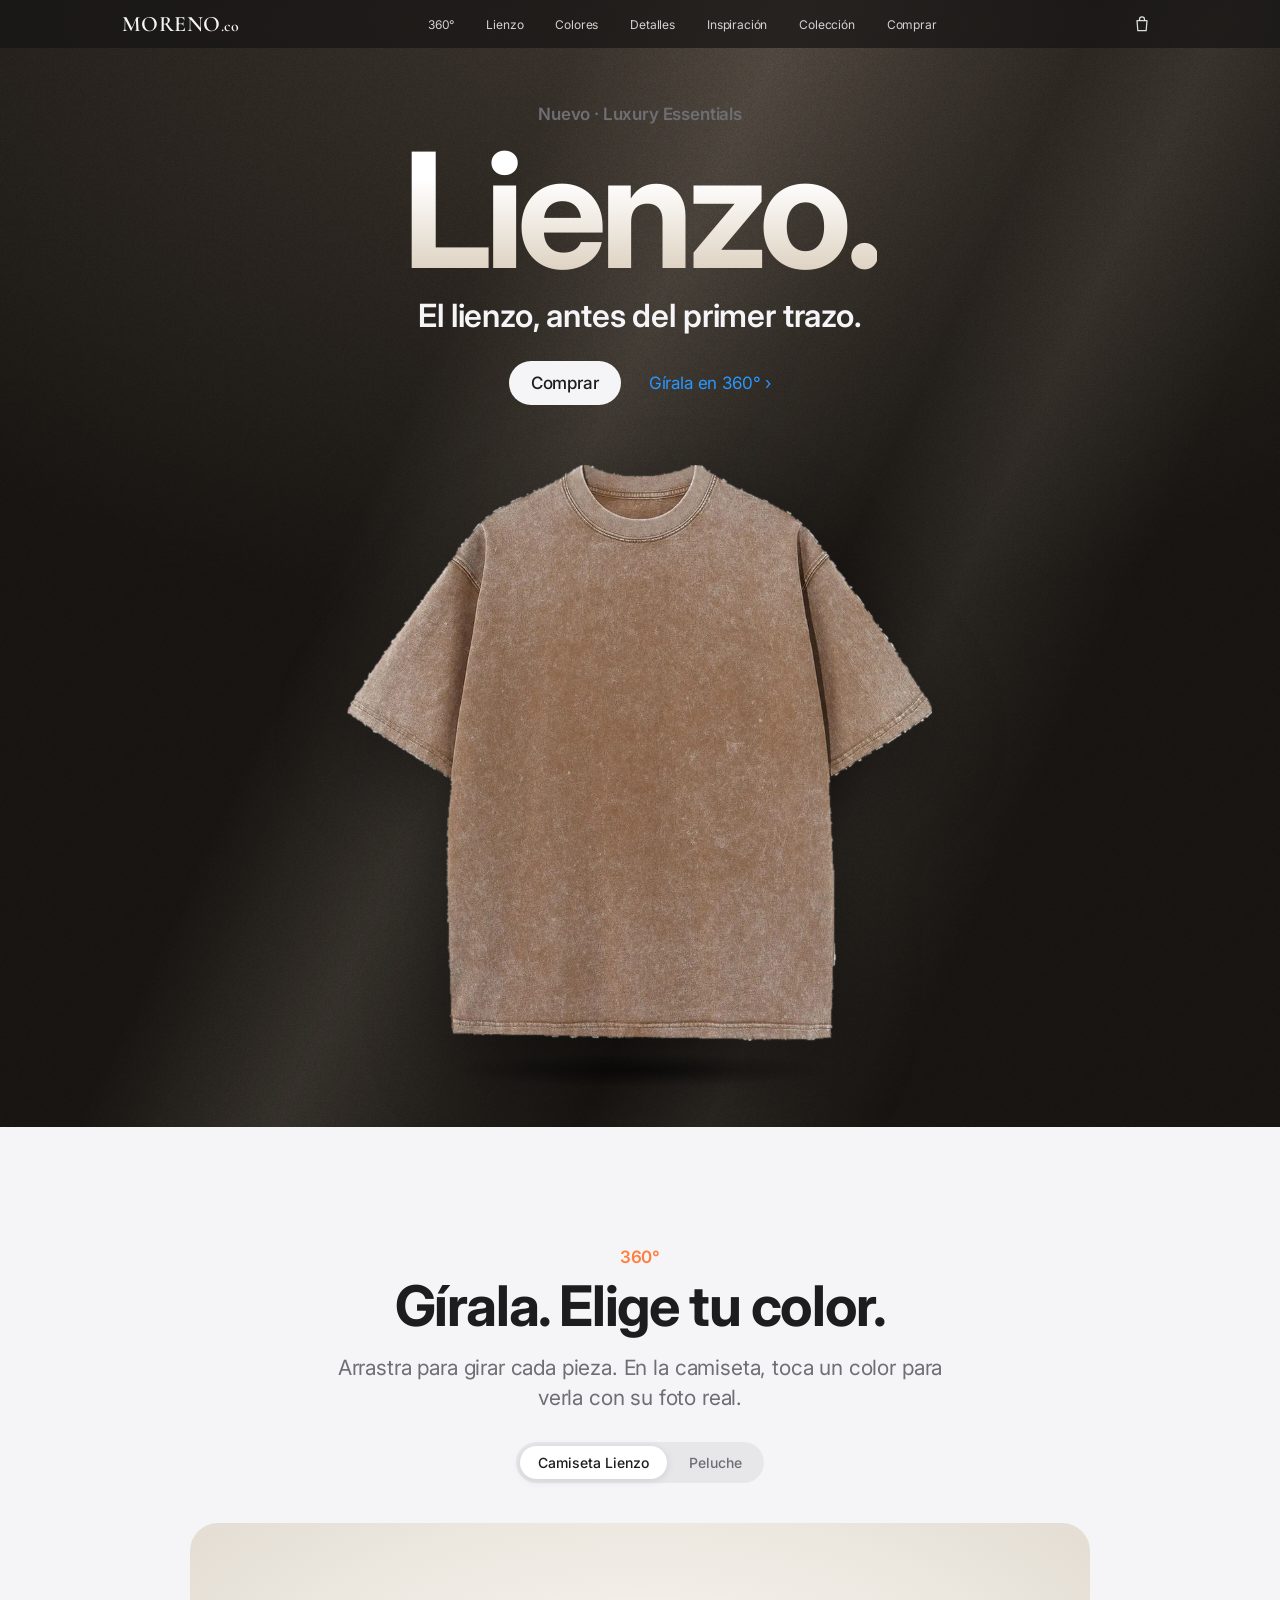
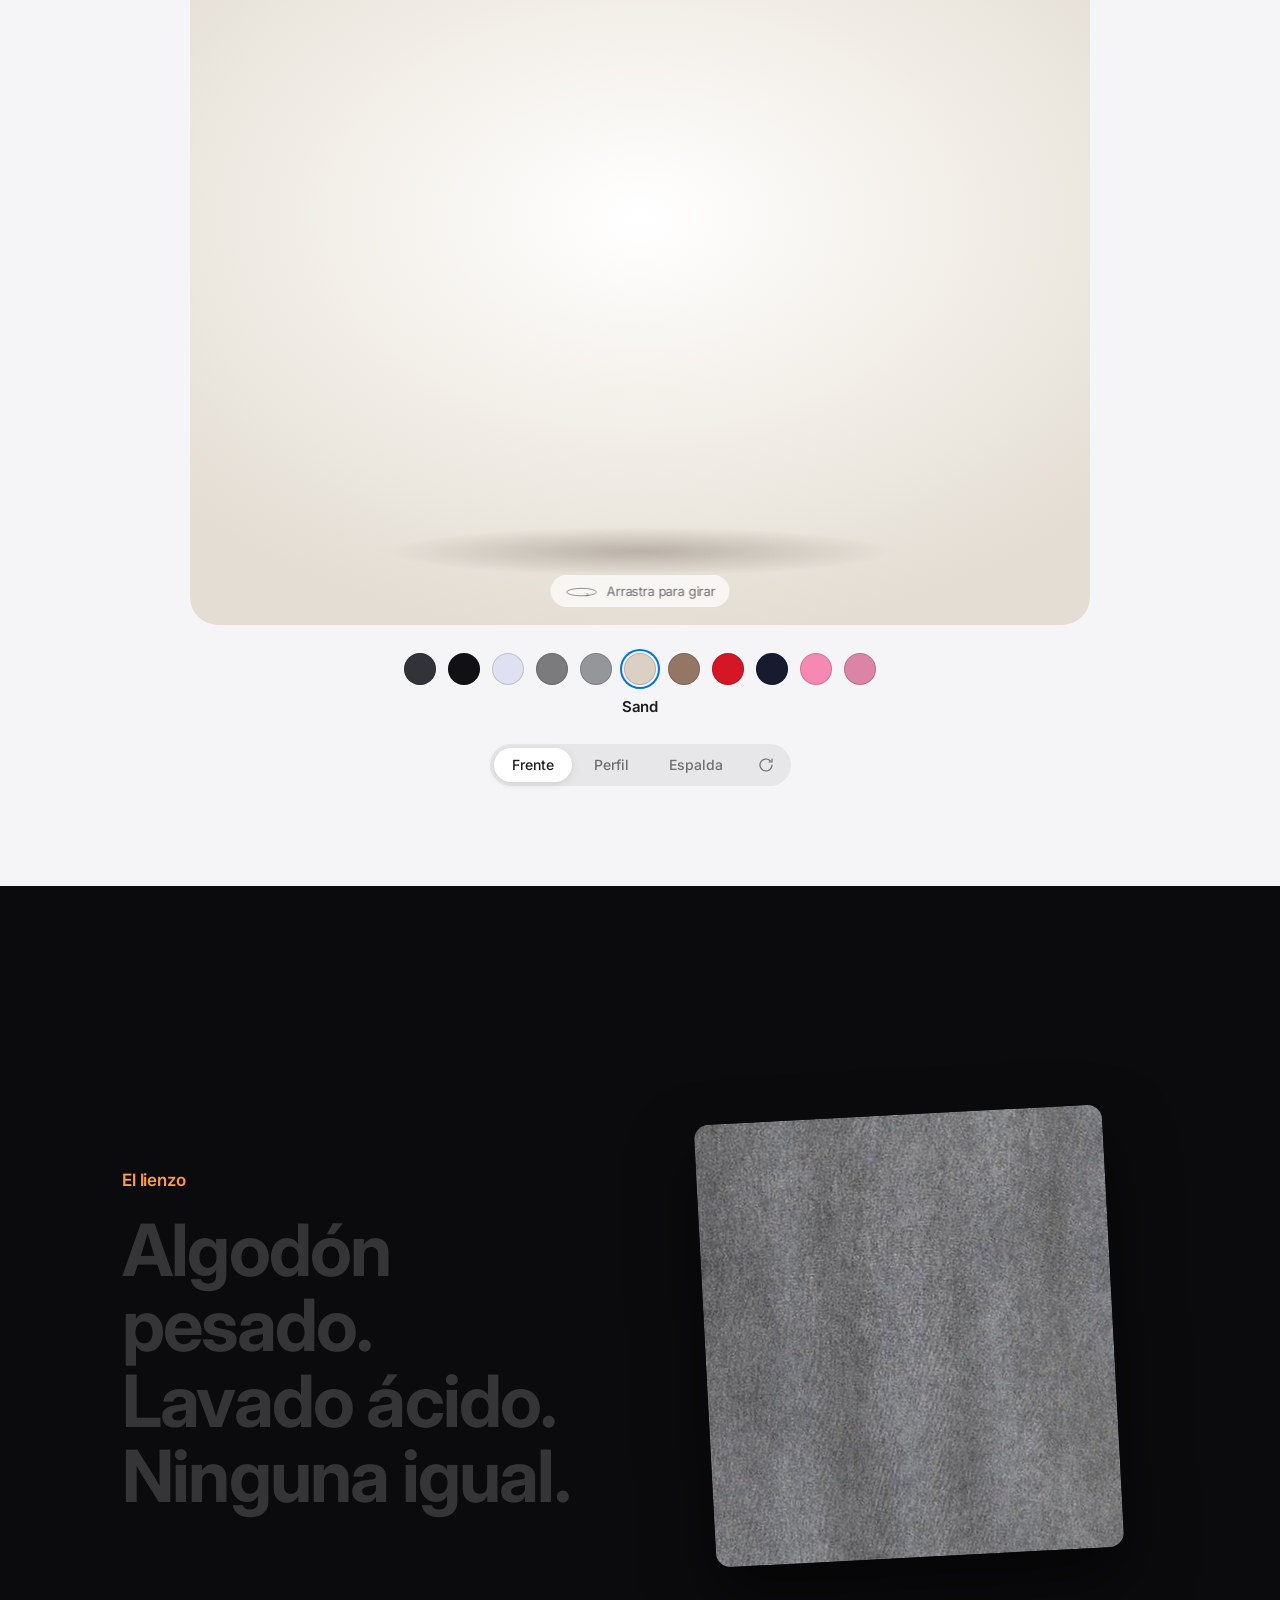
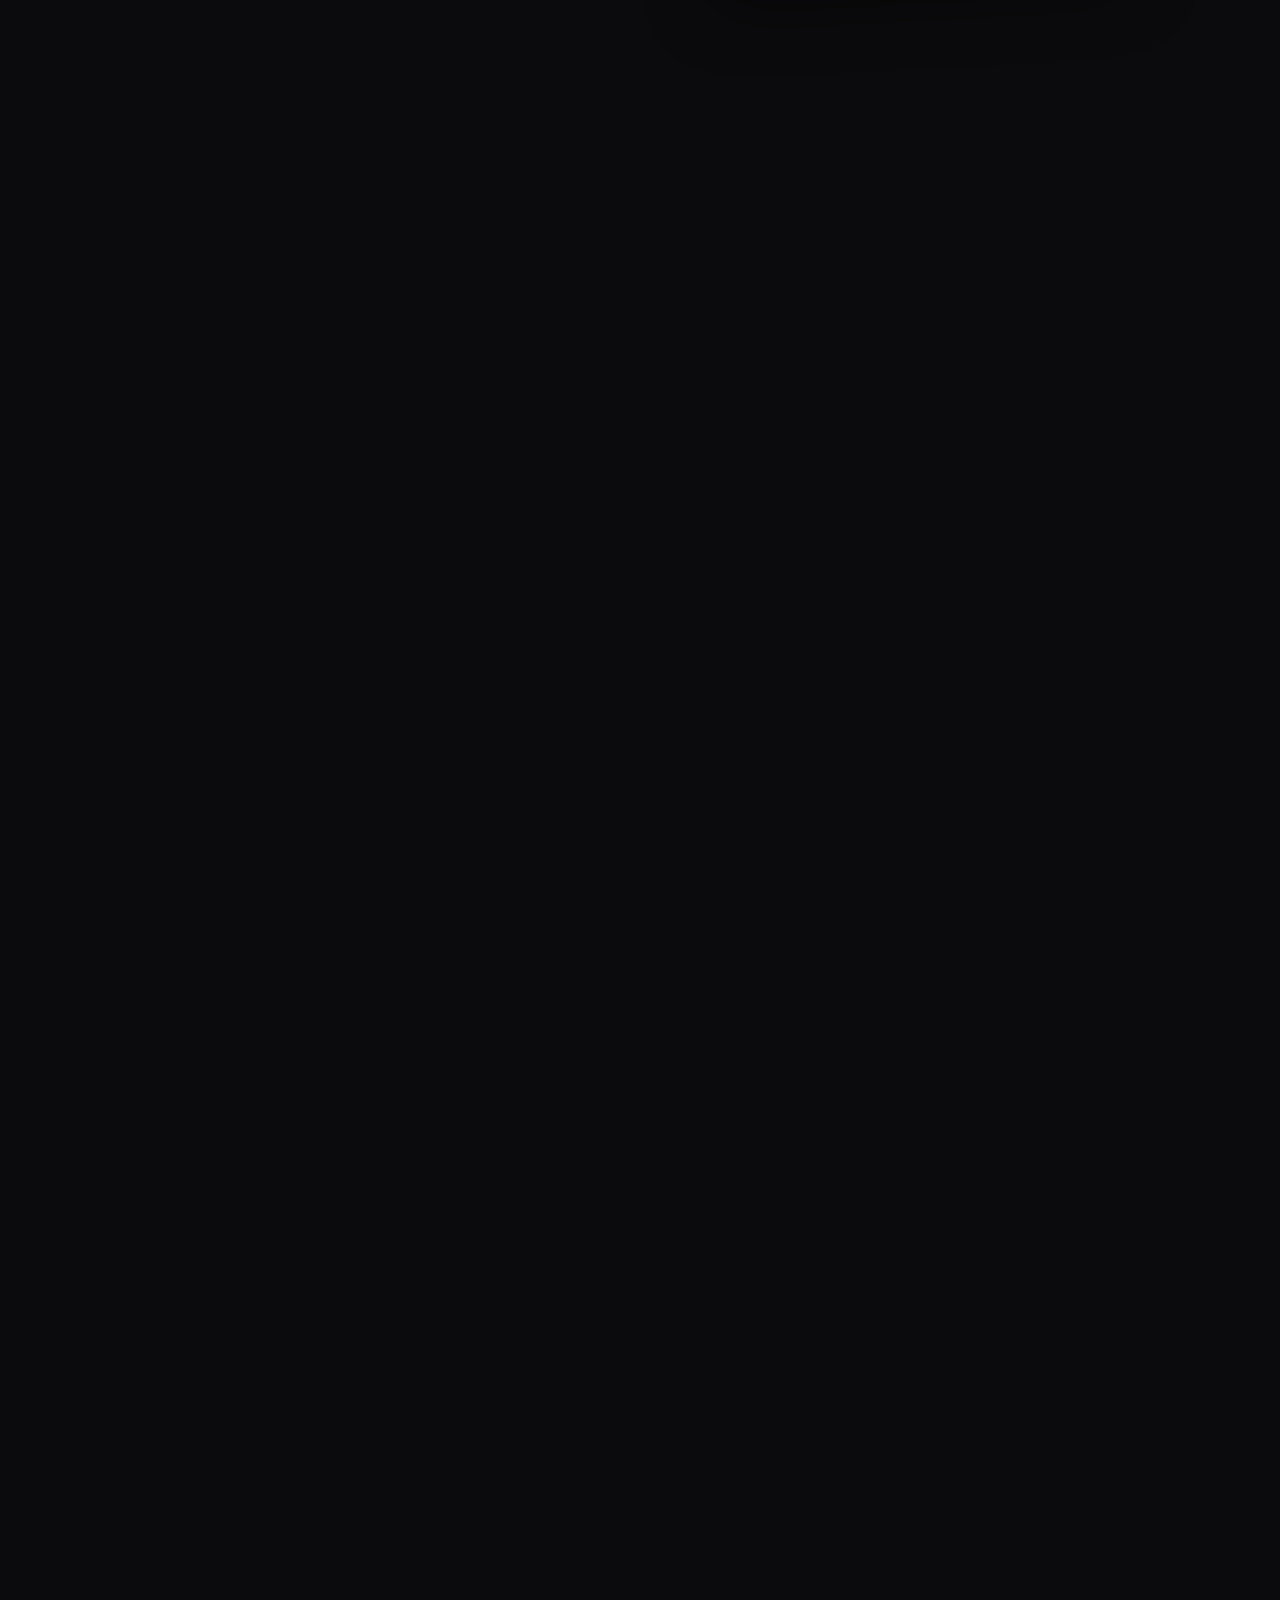
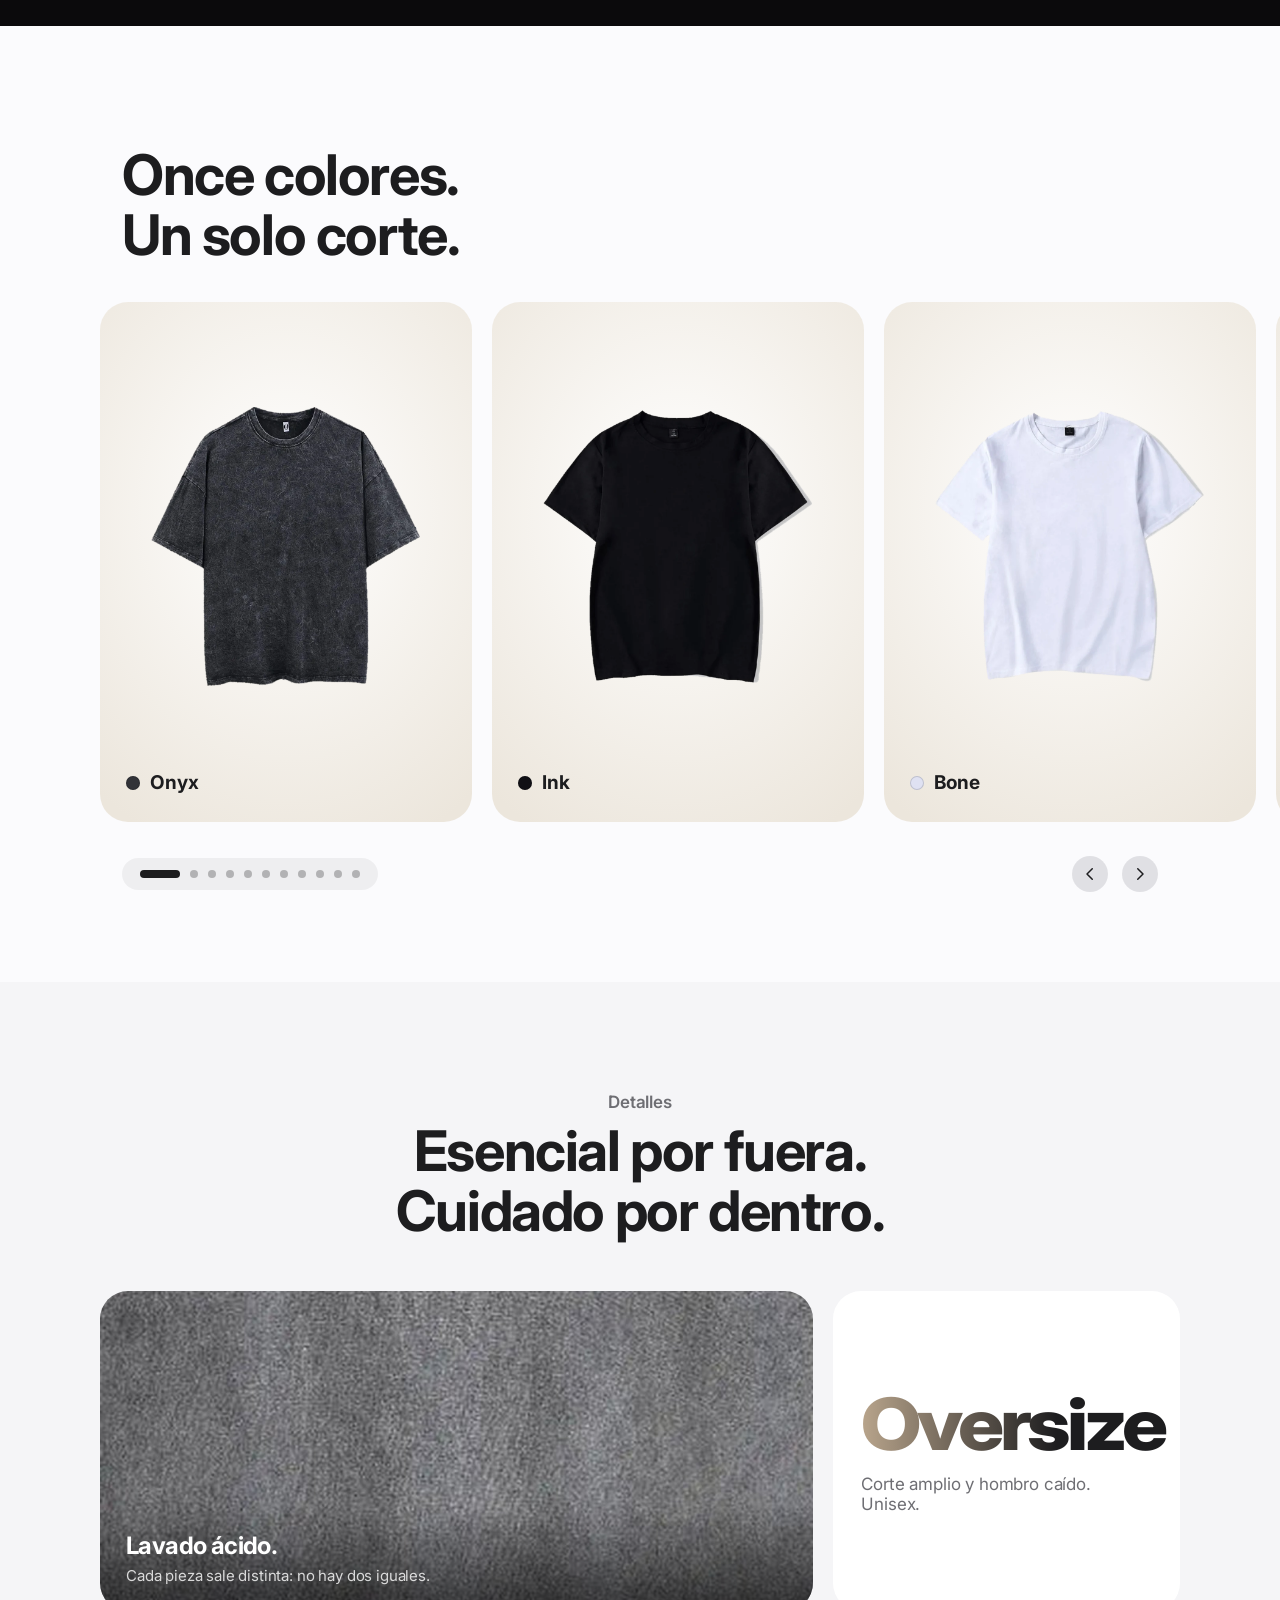
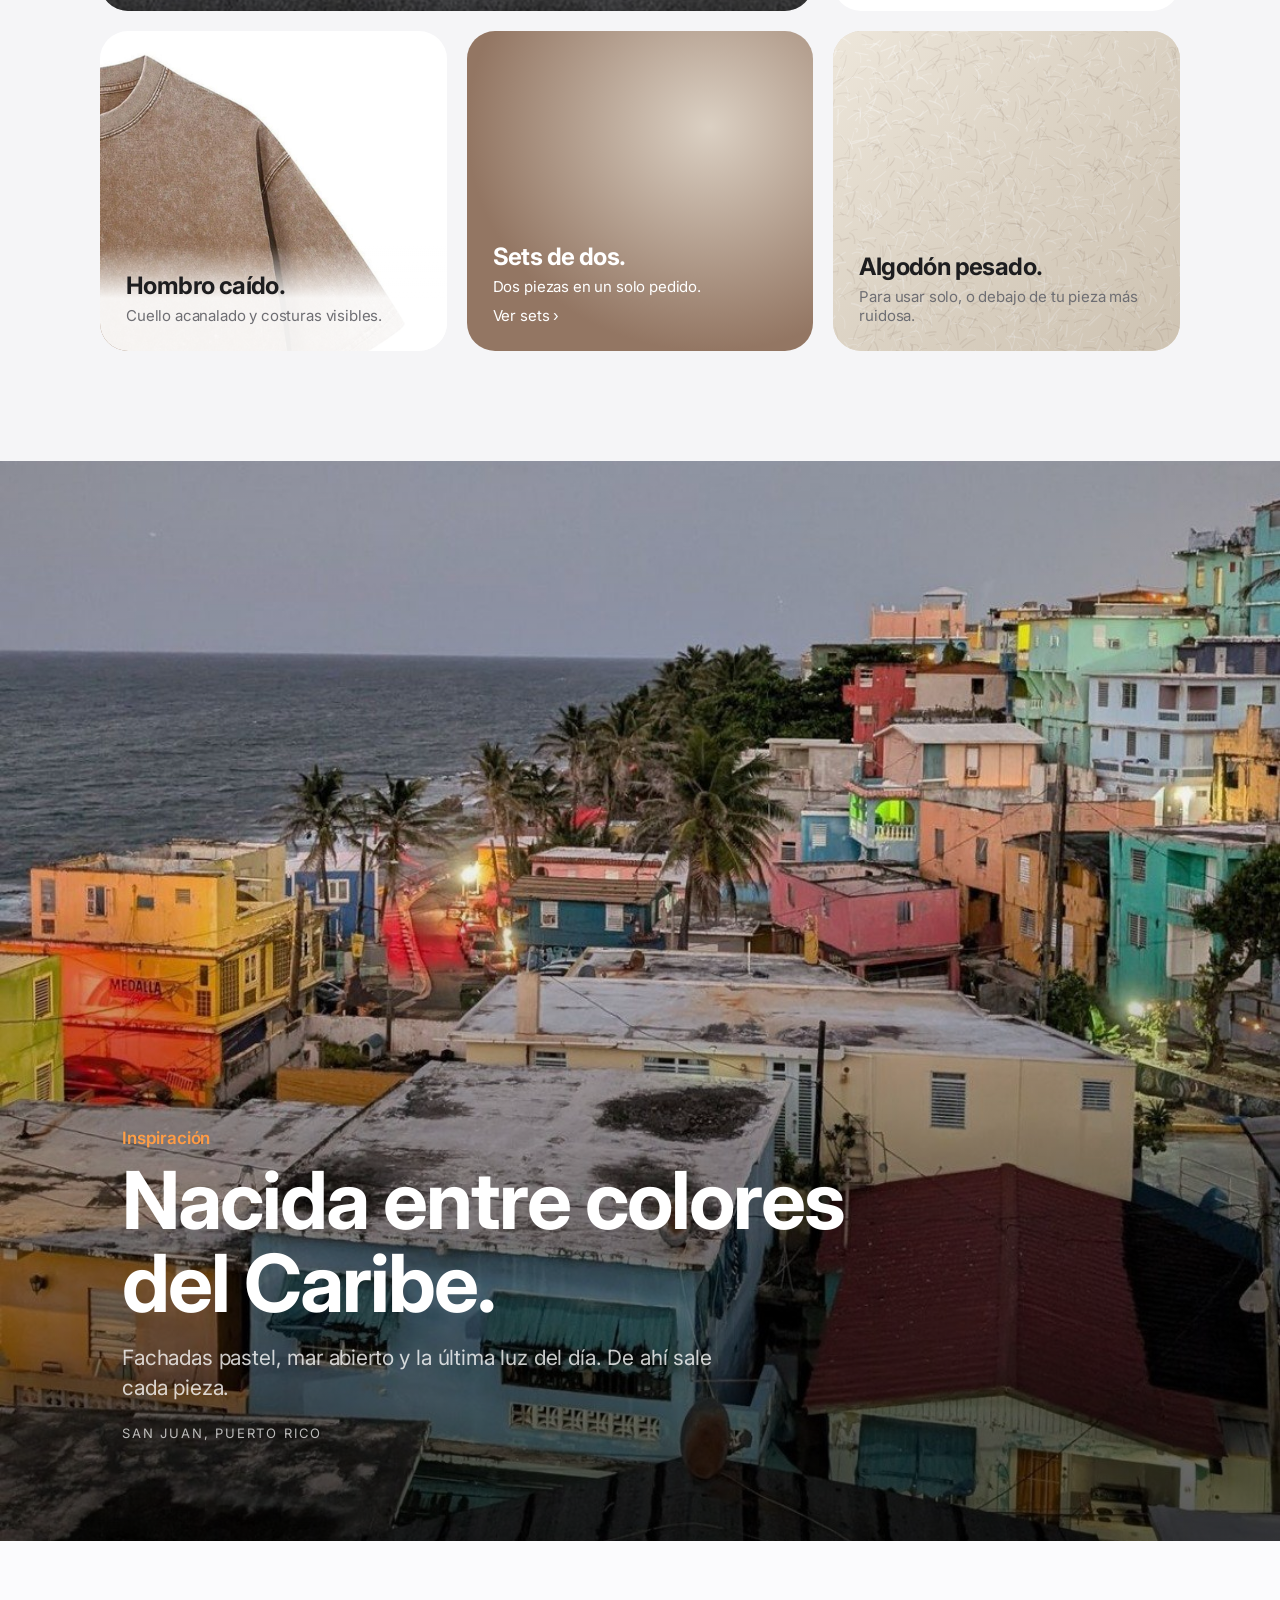
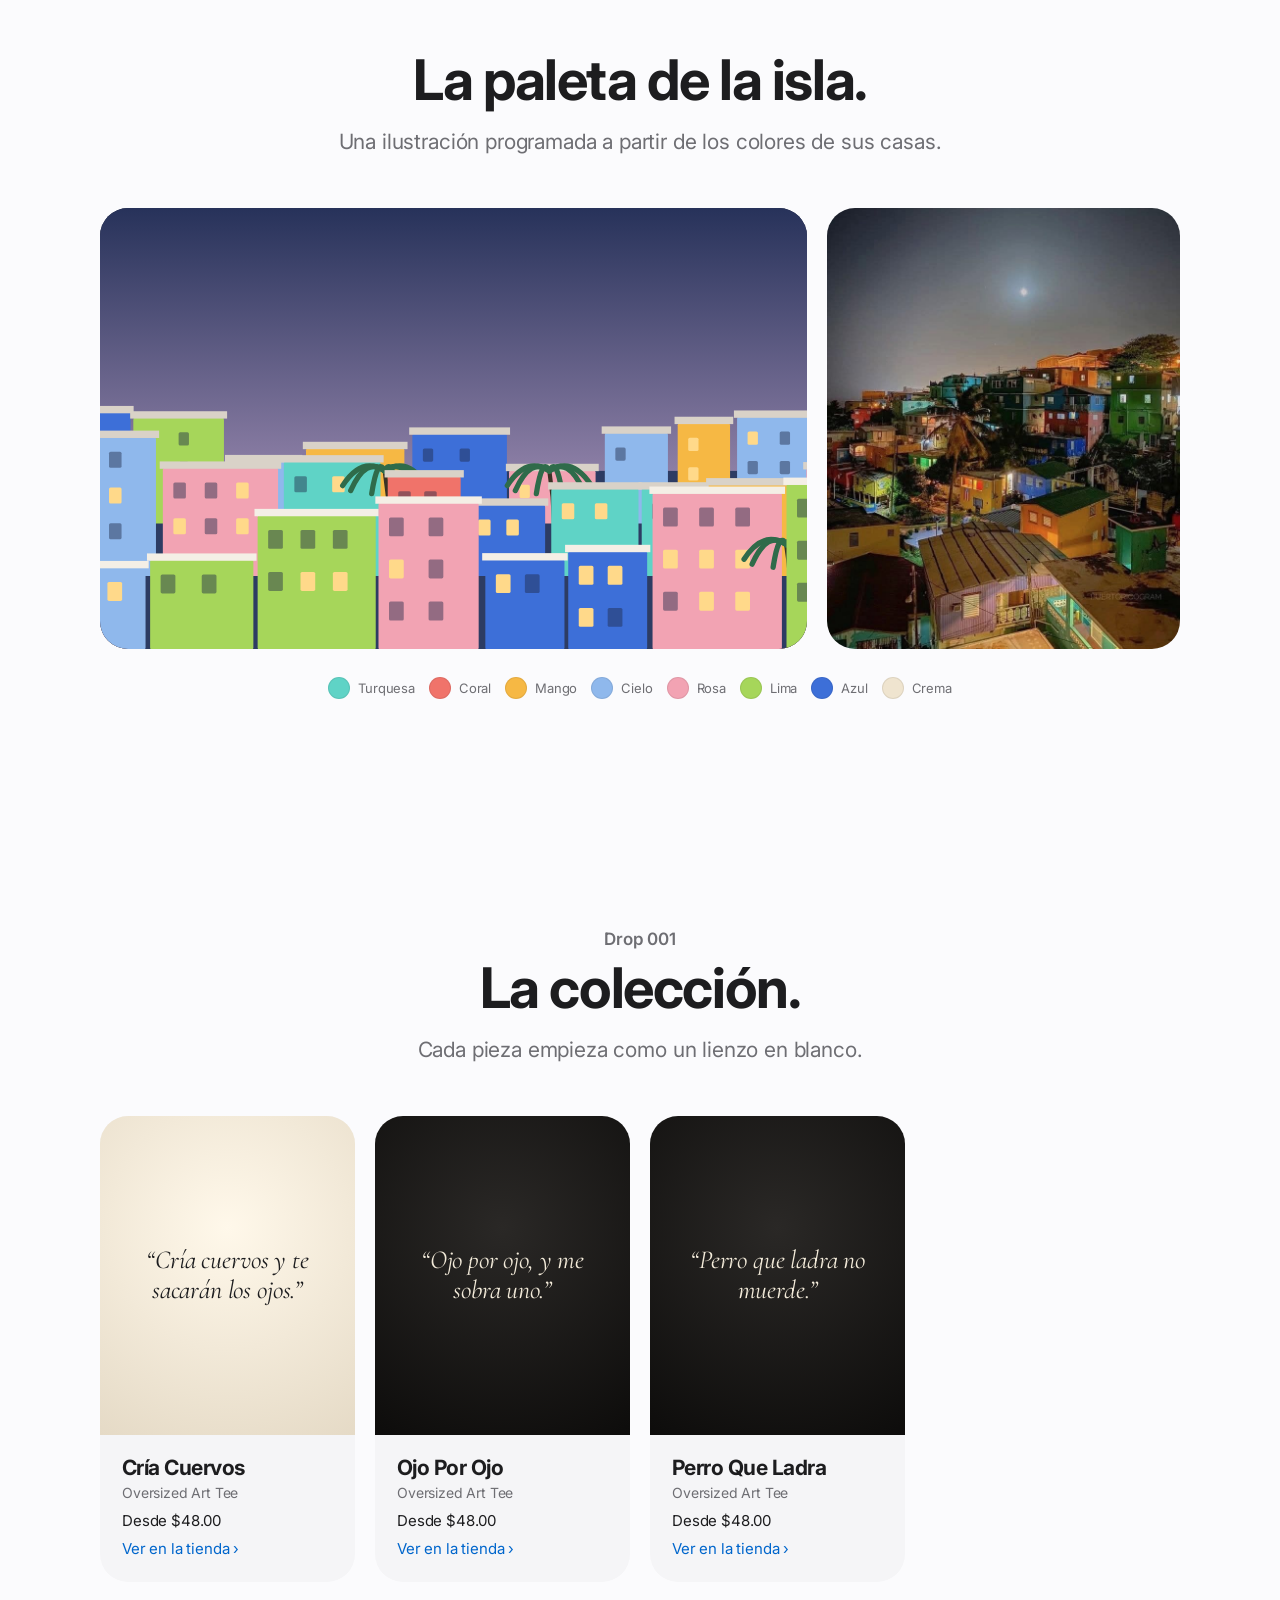
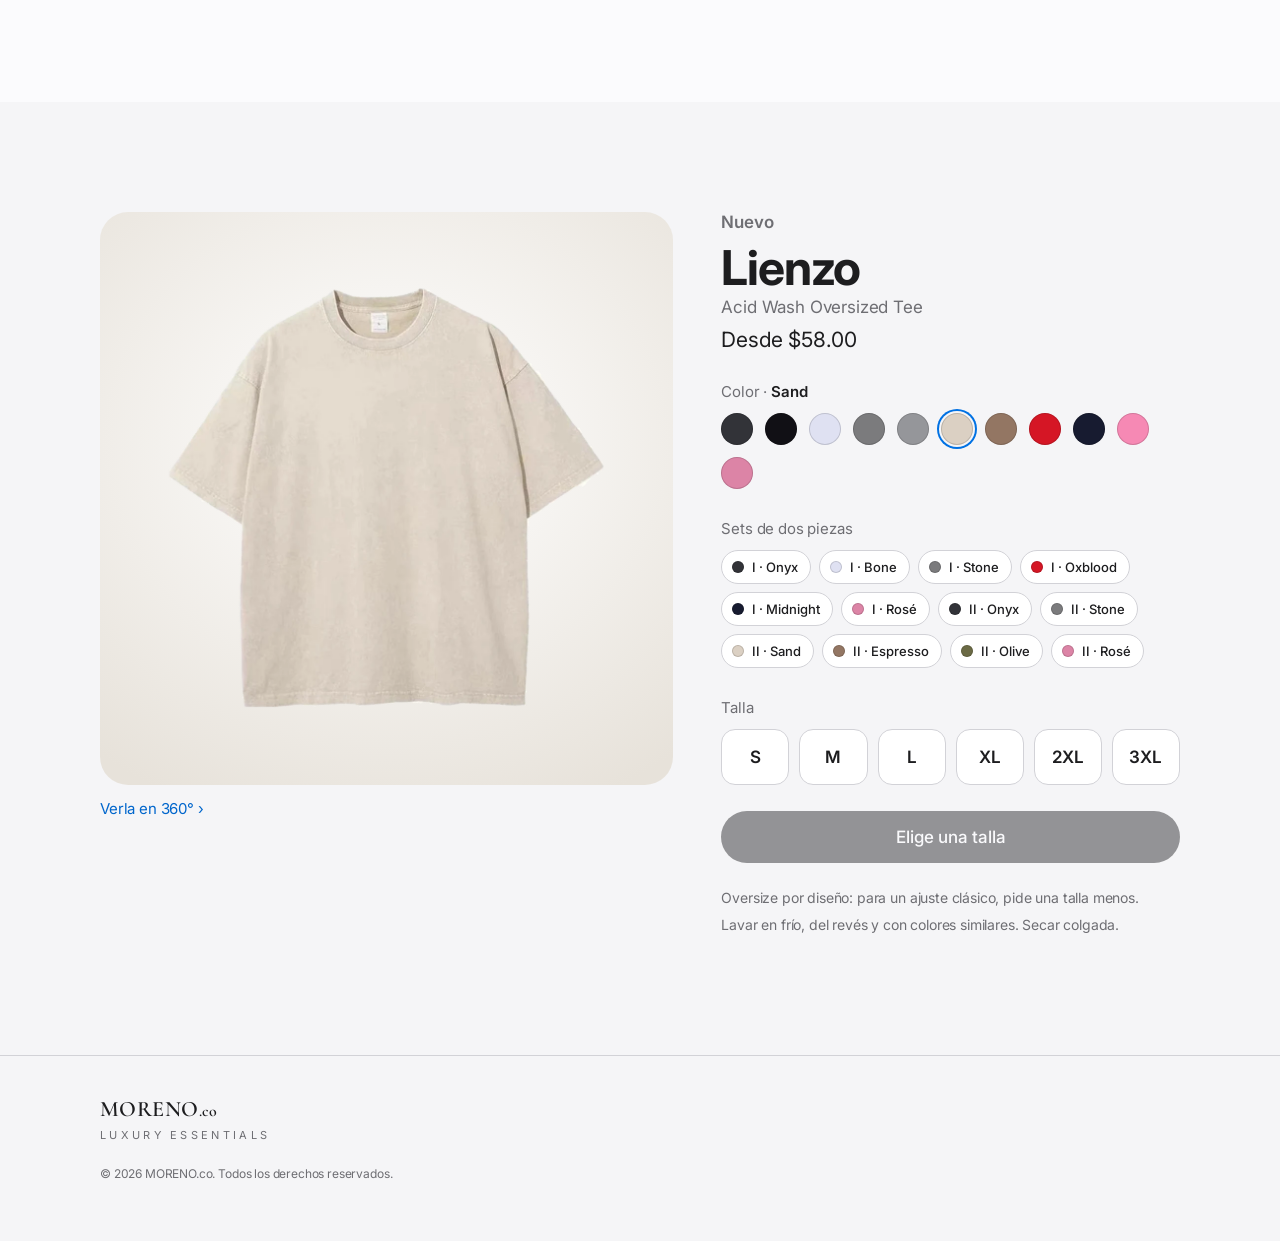
<file: index.html>
<!doctype html>
<html lang="es">
<head>
  <meta charset="utf-8">
  <meta name="viewport" content="width=device-width, initial-scale=1, viewport-fit=cover">
  <title>MORENO.co — Luxury Essentials</title>
  <meta name="description" content="MORENO.co · Luxury Essentials. Lienzo: camiseta oversize de algodón pesado con lavado ácido, en once colores.">
  <meta name="theme-color" content="#f5f5f7">
  <link rel="preconnect" href="https://fonts.googleapis.com">
  <link rel="preconnect" href="https://fonts.gstatic.com" crossorigin>
  <link href="https://fonts.googleapis.com/css2?family=Cormorant+Garamond:wght@500;600&family=Inter:wght@400;500;600;700&display=swap" rel="stylesheet">
  <link rel="stylesheet" href="css/styles.css">
</head>
<body>

  <!-- Navegación global -->
  <header class="nav" id="nav">
    <div class="nav__inner">
      <a class="wordmark" href="#top" aria-label="MORENO.co inicio">MORENO<span>.co</span></a>
      <nav class="nav__links" aria-label="Principal">
        <a href="#viewer">360°</a>
        <a href="#arte">Lienzo</a>
        <a href="#colores">Colores</a>
        <a href="#detalles">Detalles</a>
        <a href="#inspiracion">Inspiración</a>
        <a href="#coleccion">Colección</a>
        <a href="#comprar">Comprar</a>
      </nav>
      <button class="bag-btn" id="bagBtn" aria-label="Abrir bolsa">
        <svg viewBox="0 0 24 24" aria-hidden="true"><path d="M6 8h12l-1 12H7L6 8Z" fill="none" stroke="currentColor" stroke-width="1.5" stroke-linejoin="round"/><path d="M9 8V6.5a3 3 0 0 1 6 0V8" fill="none" stroke="currentColor" stroke-width="1.5"/></svg>
        <span class="bag-btn__count" id="bagCount" hidden>0</span>
      </button>
    </div>
  </header>

  <!-- Sub-nav de producto (estilo Apple) -->
  <div class="subnav" id="subnav">
    <div class="subnav__inner">
      <span class="subnav__title">Lienzo</span>
      <div class="subnav__actions">
        <a href="#viewer" class="subnav__link">Ver en 360°</a>
        <a href="#comprar" class="btn btn--sm">Comprar</a>
      </div>
    </div>
  </div>

  <main id="top">

    <!-- HERO -->
    <section class="hero" id="hero">
      <div class="hero__light" aria-hidden="true"></div>
      <div class="hero__grain" id="grain" aria-hidden="true"></div>
      <div class="hero__copy reveal">
        <p class="eyebrow">Nuevo · Luxury Essentials</p>
        <h1 class="hero__title">Lienzo.</h1>
        <p class="hero__sub">El lienzo, antes del primer trazo.</p>
        <div class="hero__ctas">
          <a href="#comprar" class="btn">Comprar</a>
          <a href="#viewer" class="link-arrow">Gírala en 360°</a>
        </div>
      </div>
      <div class="hero__stage" id="heroStage">
        <div class="hero__shirts" id="heroShirts">
          <img class="hero__shirt is-on" src="assets/img/lienzo/sand.webp" alt="Camiseta Lienzo de MORENO.co en color Sand" width="1024" height="1024">
          <img class="hero__shirt" src="assets/img/lienzo/onyx.webp" alt="" width="1024" height="1024" loading="lazy">
          <img class="hero__shirt" src="assets/img/lienzo/espresso.webp" alt="" width="1024" height="1024" loading="lazy">
          <img class="hero__shirt" src="assets/img/lienzo/stone.webp" alt="" width="1024" height="1024" loading="lazy">
        </div>
        <div class="hero__shadow" aria-hidden="true"></div>
      </div>
    </section>

    <!-- VISOR 3D -->
    <section class="viewer" id="viewer">
      <div class="section-head reveal">
        <p class="eyebrow eyebrow--sun">360°</p>
        <h2>Gírala. Elige tu color.</h2>
        <p class="lead">Arrastra para girar cada pieza. En la camiseta, toca un color para verla con su foto real.</p>
      </div>
      <div class="segmented viewer__switch" role="tablist" aria-label="Pieza">
        <button type="button" role="tab" id="tabLienzo" aria-controls="viewer360" aria-selected="true">Camiseta Lienzo</button>
        <button type="button" role="tab" id="tabPeluche" aria-controls="viewerPeluche" aria-selected="false">Peluche</button>
      </div>
      <div class="viewer__wrap" id="viewer360" role="tabpanel" aria-labelledby="tabLienzo" data-moreno-360 data-tex="assets/img/lienzo/{c}.webp" data-height="assets/img/lienzo/{c}-h.png" data-color="sand">
        <div class="viewer__stage" id="viewerStage" data-stage>
          <canvas id="viewerCanvas" aria-label="Visor 3D de la camiseta Lienzo. Arrastra para girar." role="img"></canvas>
          <div class="viewer__fallback" data-fallback hidden>
            <div class="flip" data-flip>
              <img class="flip__face" alt="Frente">
              <img class="flip__face flip__face--back" alt="Espalda">
            </div>
          </div>
          <div class="viewer__floor" aria-hidden="true"></div>
          <div class="viewer__hint" data-hint>
            <svg viewBox="0 0 64 24" aria-hidden="true"><ellipse cx="32" cy="14" rx="28" ry="7" fill="none" stroke="currentColor" stroke-width="1.4"/><path d="M40 21l5-0.5-3-4" fill="none" stroke="currentColor" stroke-width="1.4" stroke-linecap="round" stroke-linejoin="round"/></svg>
            Arrastra para girar
          </div>
        </div>
        <div class="viewer__colors" role="radiogroup" aria-label="Color">
          <button type="button" role="radio" data-c="onyx" aria-label="Onyx" style="--sw:#323338"></button>
          <button type="button" role="radio" data-c="ink" aria-label="Ink" style="--sw:#111015"></button>
          <button type="button" role="radio" data-c="bone" aria-label="Bone" style="--sw:#dfe1f2"></button>
          <button type="button" role="radio" data-c="stone" aria-label="Stone" style="--sw:#7b7b7d"></button>
          <button type="button" role="radio" data-c="ash" aria-label="Ash" style="--sw:#95969a"></button>
          <button type="button" role="radio" data-c="sand" aria-label="Sand" style="--sw:#dbd0c3"></button>
          <button type="button" role="radio" data-c="espresso" aria-label="Espresso" style="--sw:#937663"></button>
          <button type="button" role="radio" data-c="oxblood" aria-label="Oxblood" style="--sw:#d51625"></button>
          <button type="button" role="radio" data-c="midnight" aria-label="Midnight" style="--sw:#171b30"></button>
          <button type="button" role="radio" data-c="dusty-rose" aria-label="Dusty Rose" style="--sw:#f689b4"></button>
          <button type="button" role="radio" data-c="rose" aria-label="Rosé" style="--sw:#dc84a6"></button>
        </div>
        <p class="viewer__colorname" id="viewerColorName">Sand</p>
        <div class="segmented" role="tablist" aria-label="Vista">
          <button role="tab" data-view="front" aria-selected="true">Frente</button>
          <button role="tab" data-view="side">Perfil</button>
          <button role="tab" data-view="back">Espalda</button>
          <button role="tab" data-view="spin" class="segmented__spin" aria-label="Girar automáticamente">
            <svg viewBox="0 0 24 24" aria-hidden="true"><path d="M20 12a8 8 0 1 1-2.34-5.66" fill="none" stroke="currentColor" stroke-width="1.6" stroke-linecap="round"/><path d="M20 4v4h-4" fill="none" stroke="currentColor" stroke-width="1.6" stroke-linecap="round" stroke-linejoin="round"/></svg>
          </button>
        </div>
      </div>
      <div class="viewer__wrap" id="viewerPeluche" role="tabpanel" aria-labelledby="tabPeluche" hidden data-moreno-360 data-lazy
        data-model="assets/img/peluche/modelo.json" data-mesh="assets/img/peluche/modelo.bin" data-atlas="assets/img/peluche/atlas.webp"
        data-front="assets/img/peluche/frente.webp" data-back="assets/img/peluche/espalda.webp">
        <div class="viewer__stage" data-stage>
          <canvas aria-label="Visor 3D del peluche. Arrastra para girar." role="img"></canvas>
          <div class="viewer__fallback" data-fallback hidden>
            <div class="flip" data-flip>
              <img class="flip__face" alt="Peluche de frente">
              <img class="flip__face flip__face--back" alt="Peluche de espalda">
            </div>
          </div>
          <div class="viewer__hint" data-hint>
            <svg viewBox="0 0 64 24" aria-hidden="true"><ellipse cx="32" cy="14" rx="28" ry="7" fill="none" stroke="currentColor" stroke-width="1.4"/><path d="M40 21l5-0.5-3-4" fill="none" stroke="currentColor" stroke-width="1.4" stroke-linecap="round" stroke-linejoin="round"/></svg>
            Arrastra para girar
          </div>
        </div>
        <p class="viewer__colorname">36 cm sentado · 42 cm de pie</p>
        <div class="segmented" role="tablist" aria-label="Vista">
          <button role="tab" data-view="front" aria-selected="true">Frente</button>
          <button role="tab" data-view="side">Perfil</button>
          <button role="tab" data-view="back">Espalda</button>
          <button role="tab" data-view="spin" class="segmented__spin" aria-label="Girar automáticamente">
            <svg viewBox="0 0 24 24" aria-hidden="true"><path d="M20 12a8 8 0 1 1-2.34-5.66" fill="none" stroke="currentColor" stroke-width="1.6" stroke-linecap="round"/><path d="M20 4v4h-4" fill="none" stroke="currentColor" stroke-width="1.6" stroke-linecap="round" stroke-linejoin="round"/></svg>
          </button>
        </div>
      </div>
    </section>

    <!-- ARTE (scroll) -->
    <section class="art" id="arte">
      <div class="art__pin">
      <canvas class="art__sky" id="sky" aria-hidden="true"></canvas>
      <div class="art__sticky">
        <div class="art__copy">
          <p class="eyebrow eyebrow--sun">El lienzo</p>
          <h2 class="art__title">
            <span class="art__line">Algodón pesado.</span>
            <span class="art__line">Lavado ácido.</span>
            <span class="art__line art__line--sun">Ninguna igual.</span>
          </h2>
        </div>
        <figure class="art__frame" id="artFrame">
          <img src="assets/img/lienzo/detail-wash.jpg" alt="Primer plano del lavado ácido de la tela de Lienzo" loading="lazy">
        </figure>
      </div>
      </div>
    </section>

    <!-- COLORES -->
    <section class="highlights" id="colores">
      <div class="section-head section-head--left reveal">
        <h2>Once colores.<br>Un solo corte.</h2>
      </div>
      <div class="rail" id="rail">
        <article class="card card--tall card--color" style="--sw:#323338">
          <img src="assets/img/lienzo/onyx.webp" alt="Lienzo en color Onyx" loading="lazy">
          <div class="card__caption"><strong>Onyx</strong></div>
        </article>
        <article class="card card--tall card--color" style="--sw:#111015">
          <img src="assets/img/lienzo/ink.webp" alt="Lienzo en color Ink" loading="lazy">
          <div class="card__caption"><strong>Ink</strong></div>
        </article>
        <article class="card card--tall card--color" style="--sw:#dfe1f2">
          <img src="assets/img/lienzo/bone.webp" alt="Lienzo en color Bone" loading="lazy">
          <div class="card__caption"><strong>Bone</strong></div>
        </article>
        <article class="card card--tall card--color" style="--sw:#7b7b7d">
          <img src="assets/img/lienzo/stone.webp" alt="Lienzo en color Stone" loading="lazy">
          <div class="card__caption"><strong>Stone</strong></div>
        </article>
        <article class="card card--tall card--color" style="--sw:#95969a">
          <img src="assets/img/lienzo/ash.webp" alt="Lienzo en color Ash" loading="lazy">
          <div class="card__caption"><strong>Ash</strong></div>
        </article>
        <article class="card card--tall card--color" style="--sw:#dbd0c3">
          <img src="assets/img/lienzo/sand.webp" alt="Lienzo en color Sand" loading="lazy">
          <div class="card__caption"><strong>Sand</strong></div>
        </article>
        <article class="card card--tall card--color" style="--sw:#937663">
          <img src="assets/img/lienzo/espresso.webp" alt="Lienzo en color Espresso" loading="lazy">
          <div class="card__caption"><strong>Espresso</strong></div>
        </article>
        <article class="card card--tall card--color" style="--sw:#d51625">
          <img src="assets/img/lienzo/oxblood.webp" alt="Lienzo en color Oxblood" loading="lazy">
          <div class="card__caption"><strong>Oxblood</strong></div>
        </article>
        <article class="card card--tall card--color" style="--sw:#171b30">
          <img src="assets/img/lienzo/midnight.webp" alt="Lienzo en color Midnight" loading="lazy">
          <div class="card__caption"><strong>Midnight</strong></div>
        </article>
        <article class="card card--tall card--color" style="--sw:#f689b4">
          <img src="assets/img/lienzo/dusty-rose.webp" alt="Lienzo en color Dusty Rose" loading="lazy">
          <div class="card__caption"><strong>Dusty Rose</strong></div>
        </article>
        <article class="card card--tall card--color" style="--sw:#dc84a6">
          <img src="assets/img/lienzo/rose.webp" alt="Lienzo en color Rosé" loading="lazy">
          <div class="card__caption"><strong>Rosé</strong></div>
        </article>
      </div>
      <div class="rail__controls">
        <div class="rail__dots" id="railDots"></div>
        <div class="rail__arrows">
          <button class="round-btn" id="railPrev" aria-label="Anterior"><svg viewBox="0 0 24 24"><path d="M15 5l-7 7 7 7" fill="none" stroke="currentColor" stroke-width="2" stroke-linecap="round" stroke-linejoin="round"/></svg></button>
          <button class="round-btn" id="railNext" aria-label="Siguiente"><svg viewBox="0 0 24 24"><path d="M9 5l7 7-7 7" fill="none" stroke="currentColor" stroke-width="2" stroke-linecap="round" stroke-linejoin="round"/></svg></button>
        </div>
      </div>
    </section>

    <!-- DETALLES (bento) -->
    <section class="details" id="detalles">
      <div class="section-head reveal">
        <p class="eyebrow">Detalles</p>
        <h2>Esencial por fuera.<br>Cuidado por dentro.</h2>
      </div>
      <div class="bento">
        <div class="tile tile--photo tile--wide reveal">
          <img src="assets/img/lienzo/detail-wash.jpg" alt="Textura de la tela con lavado ácido" loading="lazy">
          <div class="tile__text tile__text--light"><h3>Lavado ácido.</h3><p>Cada pieza sale distinta: no hay dos iguales.</p></div>
        </div>
        <div class="tile tile--type reveal">
          <span class="tile__big" id="oversizeWord">Oversize</span>
          <p>Corte amplio y hombro caído. Unisex.</p>
        </div>
        <div class="tile tile--photo reveal">
          <img src="assets/img/lienzo/detail-shoulder.jpg" alt="Hombro caído y cuello acanalado de la camiseta" loading="lazy">
          <div class="tile__text"><h3>Hombro caído.</h3><p>Cuello acanalado y costuras visibles.</p></div>
        </div>
        <div class="tile tile--sets reveal">
          <div class="tile__text"><h3>Sets de dos.</h3><p>Dos piezas en un solo pedido.</p><a class="link-arrow link-arrow--dark" href="#comprar">Ver sets</a></div>
        </div>
        <div class="tile tile--fabric reveal">
          <canvas id="fabric" aria-hidden="true"></canvas>
          <div class="tile__text"><h3>Algodón pesado.</h3><p>Para usar solo, o debajo de tu pieza más ruidosa.</p></div>
        </div>
      </div>
    </section>

    <!-- INSPIRACIÓN -->
    <section class="inspo" id="inspiracion">
      <div class="inspo__media">
        <img class="inspo__img" id="inspoImg" src="assets/img/la-perla-dusk.jpg" alt="Casas de colores junto al mar al anochecer en San Juan, Puerto Rico" loading="lazy">
      </div>
      <div class="inspo__copy reveal">
        <p class="eyebrow eyebrow--sun">Inspiración</p>
        <h2>Nacida entre colores del Caribe.</h2>
        <p class="lead lead--light">Fachadas pastel, mar abierto y la última luz del día. De ahí sale cada pieza.</p>
        <p class="place">San Juan, Puerto Rico</p>
      </div>
    </section>

    <section class="palette" aria-labelledby="paletteTitle">
      <div class="section-head reveal">
        <h2 id="paletteTitle">La paleta de la isla.</h2>
        <p class="lead">Una ilustración programada a partir de los colores de sus casas.</p>
      </div>
      <div class="palette__grid">
        <svg class="skyline" id="skyline" viewBox="0 0 1200 420" preserveAspectRatio="xMidYMax slice" role="img" aria-label="Ilustración generada de casas de colores frente al mar"></svg>
        <figure class="palette__night reveal">
          <img src="assets/img/la-perla-night.jpg" alt="Casas de colores iluminadas de noche bajo la luna" loading="lazy">
        </figure>
      </div>
      <ul class="swatches" id="swatches"></ul>
    </section>

    <!-- COLECCIÓN (catálogo de Shopify) -->
    <section class="collection" id="coleccion">
      <div class="section-head reveal">
        <p class="eyebrow">Drop 001</p>
        <h2>La colección.</h2>
        <p class="lead">Cada pieza empieza como un lienzo en blanco.</p>
      </div>
      <div class="collection__grid" id="collectionGrid"></div>
    </section>

    <!-- COMPRAR -->
    <section class="buy" id="comprar">
      <div class="buy__grid">
        <div class="buy__gallery">
          <div class="buy__main"><img id="buyMain" class="is-contain" src="assets/img/lienzo/sand.webp" alt="Lienzo en color Sand"></div>
          <a class="buy__360 link-arrow link-arrow--dark" href="#viewer">Verla en 360°</a>
        </div>
        <div class="buy__panel">
          <p class="eyebrow">Nuevo</p>
          <h2 class="buy__title">Lienzo</h2>
          <p class="buy__kind">Acid Wash Oversized Tee</p>
          <p class="buy__price" id="price"></p>
          <div class="field">
            <span class="field__label">Color · <strong id="colorName">Sand</strong></span>
            <div class="color-pick" id="colorPick" role="radiogroup" aria-label="Color"></div>
          </div>
          <div class="field">
            <span class="field__label">Sets de dos piezas</span>
            <div class="set-pick" id="setPick" role="radiogroup" aria-label="Set"></div>
          </div>
          <div class="field">
            <span class="field__label">Talla</span>
            <div class="sizes" id="sizes" role="radiogroup" aria-label="Talla"></div>
          </div>
          <button class="btn btn--block" id="addToBag" disabled>Elige una talla</button>
          <ul class="buy__notes">
            <li>Oversize por diseño: para un ajuste clásico, pide una talla menos.</li>
            <li>Lavar en frío, del revés y con colores similares. Secar colgada.</li>
          </ul>
        </div>
      </div>
    </section>
  </main>

  <footer class="footer">
    <div class="footer__inner">
      <a class="wordmark wordmark--dark" href="#top">MORENO<span>.co</span></a>
      <p class="footer__tag">Luxury Essentials</p>
      <p class="footer__copy">© <span id="year"></span> MORENO.co. Todos los derechos reservados.</p>
    </div>
  </footer>

  <!-- Bolsa -->
  <div class="scrim" id="scrim" hidden></div>
  <aside class="bag" id="bag" aria-label="Bolsa" aria-hidden="true">
    <div class="bag__head">
      <h2>Bolsa</h2>
      <button class="round-btn" id="bagClose" aria-label="Cerrar bolsa"><svg viewBox="0 0 24 24"><path d="M6 6l12 12M18 6L6 18" fill="none" stroke="currentColor" stroke-width="2" stroke-linecap="round"/></svg></button>
    </div>
    <ul class="bag__list" id="bagList"></ul>
    <div class="bag__foot">
      <div class="bag__total"><span>Subtotal</span><strong id="bagTotal"></strong></div>
      <button class="btn btn--block" id="checkout" disabled>Pagar</button>
      <p class="bag__note">Pago seguro con Shopify.</p>
    </div>
  </aside>

  <script src="js/vendor/three.min.js" defer></script>
  <script src="js/viewer.js" defer></script>
  <script src="js/main.js" defer></script>
</body>
</html>
</file>
<file: css/styles.css>
/* MORENO.co — estilos de la tienda (inspirados en la estética de apple.com) */

:root {
  --ink: #1d1d1f;
  --ink-2: #6e6e73;
  --paper: #fbfbfd;
  --mist: #f5f5f7;
  --sand: #ece6dc;
  --cream: #e4dccf;
  --night: #000;
  --taupe-1: #3b342d;
  --taupe-2: #171411;
  --sun-1: #ff9f45;
  --sun-2: #ff5e3a;
  --sea: #5b7fb6;
  --radius: 28px;
  --nav-h: 48px;
  --max: 1080px;
  --ease: cubic-bezier(.25, .1, .25, 1);
  --font: -apple-system, BlinkMacSystemFont, "SF Pro Display", "SF Pro Text", "Inter", "Helvetica Neue", Arial, sans-serif;
  --serif: "Cormorant Garamond", "Times New Roman", Georgia, serif;
}

*, *::before, *::after { box-sizing: border-box; }
html { scroll-behavior: smooth; scroll-padding-top: calc(var(--nav-h) + 52px); -webkit-text-size-adjust: 100%; }
body {
  margin: 0;
  font-family: var(--font);
  color: var(--ink);
  background: var(--paper);
  -webkit-font-smoothing: antialiased;
  letter-spacing: -0.01em;
  overflow-x: hidden;
}
img { display: block; max-width: 100%; }
[hidden] { display: none !important; }
button { font: inherit; color: inherit; cursor: pointer; }
a { color: inherit; }
h1, h2, h3 { margin: 0; letter-spacing: -0.025em; }
p { margin: 0; }

/* ---------- Tipografía y botones ---------- */
.wordmark {
  font-family: var(--serif);
  font-weight: 600;
  font-size: 22px;
  letter-spacing: 0.02em;
  text-decoration: none;
  color: #f5f5f7;
}
.wordmark span { font-size: .72em; letter-spacing: 0; }
.wordmark--dark { color: var(--ink); }

.eyebrow { font-size: 17px; font-weight: 600; color: var(--ink-2); margin-bottom: 10px; }
.eyebrow--sun {
  background: linear-gradient(90deg, var(--sun-1), var(--sun-2));
  -webkit-background-clip: text; background-clip: text; color: transparent;
}
.lead { font-size: clamp(17px, 2vw, 21px); line-height: 1.45; color: var(--ink-2); max-width: 640px; margin: 16px auto 0; }
.lead--light { color: rgba(255, 255, 255, .78); }

.btn {
  display: inline-flex; align-items: center; justify-content: center;
  min-height: 44px; padding: 0 22px;
  border: 0; border-radius: 980px;
  background: var(--ink); color: #fff;
  font-size: 17px; font-weight: 500; text-decoration: none;
  transition: transform .2s var(--ease), background .2s var(--ease), opacity .2s;
}
.btn:hover { background: #000; }
.btn:active { transform: scale(.97); }
.btn:disabled { opacity: .45; cursor: not-allowed; transform: none; }
.btn--sm { min-height: 28px; padding: 0 12px; font-size: 12px; }
.btn--block { width: 100%; min-height: 52px; }
.link-arrow { font-size: 17px; text-decoration: none; color: #2997ff; }
.link-arrow::after { content: " ›"; }
.link-arrow:hover { text-decoration: underline; }

.round-btn {
  width: 36px; height: 36px; border-radius: 50%; border: 0;
  display: grid; place-items: center;
  background: rgba(210, 210, 215, .64); color: var(--ink);
  transition: background .2s;
}
.round-btn:hover { background: rgba(210, 210, 215, .9); }
.round-btn svg { width: 18px; height: 18px; }

.section-head { text-align: center; padding: 0 22px; }
.section-head h2 { font-size: clamp(32px, 5.4vw, 56px); line-height: 1.07; font-weight: 700; }
.section-head--left { text-align: left; max-width: var(--max); margin: 0 auto; }

/* ---------- Navegación ---------- */
.nav {
  position: fixed; inset: 0 0 auto; z-index: 50; height: var(--nav-h);
  background: rgba(22, 22, 23, .72);
  -webkit-backdrop-filter: saturate(180%) blur(20px); backdrop-filter: saturate(180%) blur(20px);
}
.nav__inner {
  max-width: var(--max); height: 100%; margin: 0 auto; padding: 0 22px;
  display: flex; align-items: center; justify-content: space-between; gap: 24px;
}
.nav__links { display: flex; gap: 32px; }
.nav__links a { color: rgba(255, 255, 255, .8); text-decoration: none; font-size: 12px; transition: color .2s; }
.nav__links a:hover { color: #fff; }
.bag-btn { position: relative; background: none; border: 0; color: rgba(255, 255, 255, .85); padding: 6px; }
.bag-btn svg { width: 20px; height: 20px; display: block; }
.bag-btn__count[hidden] { display: none; }
.bag-btn__count {
  position: absolute; top: 0; right: -4px; min-width: 16px; height: 16px; padding: 0 4px;
  border-radius: 8px; background: var(--sun-2); color: #fff; font-size: 10px; font-weight: 700;
  display: grid; place-items: center;
}

.subnav {
  position: fixed; top: var(--nav-h); left: 0; right: 0; z-index: 40; height: 52px;
  background: rgba(251, 251, 253, .8);
  -webkit-backdrop-filter: saturate(180%) blur(20px); backdrop-filter: saturate(180%) blur(20px);
  border-bottom: 1px solid rgba(0, 0, 0, .08);
  transform: translateY(-110%); opacity: 0;
  transition: transform .45s var(--ease), opacity .45s var(--ease);
}
.subnav.is-visible { transform: none; opacity: 1; }
.subnav__inner { max-width: var(--max); margin: 0 auto; height: 100%; padding: 0 22px; display: flex; align-items: center; justify-content: space-between; }
.subnav__title { font-size: 19px; font-weight: 600; }
.subnav__actions { display: flex; align-items: center; gap: 18px; }
.subnav__link { font-size: 12px; text-decoration: none; color: var(--ink-2); }
.subnav__link:hover { color: var(--ink); }

/* ---------- Hero ---------- */
.hero {
  position: relative; min-height: 100svh; overflow: hidden;
  padding: calc(var(--nav-h) + 56px) 22px 0;
  display: flex; flex-direction: column; align-items: center;
  background: radial-gradient(120% 80% at 50% 0%, var(--taupe-1) 0%, var(--taupe-2) 70%);
  color: #f5f5f7; text-align: center;
}
/* Haz de luz diagonal programado (imita la luz de estudio de las fotos) */
.hero__light {
  position: absolute; inset: -20%;
  background:
    linear-gradient(115deg, transparent 38%, rgba(255, 236, 214, .13) 46%, rgba(255, 236, 214, .05) 52%, transparent 58%),
    linear-gradient(115deg, transparent 58%, rgba(255, 236, 214, .08) 63%, transparent 70%);
  animation: sweep 14s var(--ease) infinite alternate;
  pointer-events: none;
}
@keyframes sweep { from { transform: translateX(-4%); } to { transform: translateX(4%); } }
.hero__grain { position: absolute; inset: 0; opacity: .07; mix-blend-mode: overlay; pointer-events: none; background-size: 160px 160px; }
.hero__copy { position: relative; z-index: 2; }
.hero__title {
  font-size: clamp(64px, 13vw, 160px); line-height: .95; font-weight: 700; letter-spacing: -0.045em;
  background: linear-gradient(180deg, #fff 30%, #d9cbb8 100%);
  -webkit-background-clip: text; background-clip: text; color: transparent;
}
.hero__sub { font-size: clamp(22px, 3vw, 32px); font-weight: 600; margin-top: 10px; color: #f5f5f7; }
.hero__ctas { display: flex; gap: 28px; justify-content: center; align-items: center; margin-top: 26px; flex-wrap: wrap; }
.hero .btn { background: #f5f5f7; color: var(--ink); }
.hero .btn:hover { background: #fff; }
.hero__stage { position: relative; z-index: 1; width: min(680px, 100%); margin-top: 8px; will-change: transform; }
.hero__shirts { position: relative; width: 100%; aspect-ratio: 1 / 1; animation: float 6s ease-in-out infinite; }
.hero__shirt { position: absolute; inset: 0; width: 100%; height: 100%; opacity: 0; transform: scale(.98); transition: opacity 1.1s var(--ease), transform 1.1s var(--ease); filter: drop-shadow(0 30px 40px rgba(0, 0, 0, .35)); }
.hero__shirt.is-on { opacity: 1; transform: none; }
.hero__shadow {
  width: 56%; height: 34px; margin: -40px auto 40px; border-radius: 50%;
  background: radial-gradient(closest-side, rgba(0, 0, 0, .55), transparent);
  animation: shadow 6s ease-in-out infinite;
}
@keyframes float { 0%, 100% { transform: translateY(0); } 50% { transform: translateY(-14px); } }
@keyframes shadow { 0%, 100% { transform: scaleX(1); opacity: .9; } 50% { transform: scaleX(.86); opacity: .6; } }

/* ---------- Visor 3D ---------- */
.viewer { background: var(--mist); padding: 120px 0 100px; text-align: center; }
.viewer__colors { justify-content: center; margin-top: 28px; padding: 0 16px; }
.viewer__switch { margin-top: 32px; }
.viewer__colorname { margin-top: 12px; font-size: 15px; font-weight: 600; color: var(--ink); }
.viewer__wrap.is-loading .viewer__stage { opacity: .85; }
.viewer__stage {
  position: relative; width: min(900px, 100% - 32px); aspect-ratio: 1 / 1; max-height: 78vh;
  margin: 40px auto 0; border-radius: var(--radius); overflow: hidden;
  background:
    radial-gradient(70% 60% at 50% 42%, #fff 0%, #f1ede6 55%, #e3ddd3 100%);
  touch-action: pan-y; cursor: grab; user-select: none; -webkit-user-select: none;
}
.viewer__stage.is-dragging { cursor: grabbing; }
.viewer__stage canvas { position: absolute; inset: 0; width: 100%; height: 100%; display: block; }
.viewer__floor {
  position: absolute; left: 22%; right: 22%; bottom: 7%; height: 7%; border-radius: 50%;
  background: radial-gradient(closest-side, rgba(60, 45, 30, .28), transparent);
  pointer-events: none;
}
.viewer__hint {
  position: absolute; left: 50%; bottom: 18px; transform: translateX(-50%);
  display: inline-flex; align-items: center; gap: 8px;
  font-size: 13px; color: var(--ink-2); padding: 8px 14px; border-radius: 980px;
  background: rgba(255, 255, 255, .7); -webkit-backdrop-filter: blur(10px); backdrop-filter: blur(10px);
  transition: opacity .6s var(--ease); pointer-events: none;
}
.viewer__hint svg { width: 34px; height: 14px; }
.viewer__hint.is-hidden { opacity: 0; }
.viewer__fallback { position: absolute; inset: 6%; perspective: 1600px; }
.flip { position: relative; width: 100%; height: 100%; transform-style: preserve-3d; transition: transform 1s var(--ease); }
.flip__face { position: absolute; inset: 0; width: 100%; height: 100%; object-fit: contain; backface-visibility: hidden; }
.flip__face--back { transform: rotateY(180deg) scaleX(-1); }

.segmented {
  display: inline-flex; gap: 4px; margin-top: 28px; padding: 4px;
  border-radius: 980px; background: rgba(0, 0, 0, .06);
}
.segmented button {
  border: 0; background: transparent; padding: 8px 18px; border-radius: 980px;
  font-size: 14px; font-weight: 500; color: var(--ink-2); transition: background .25s, color .25s, box-shadow .25s;
}
.segmented button[aria-selected="true"] { background: #fff; color: var(--ink); box-shadow: 0 2px 8px rgba(0, 0, 0, .1); }
.segmented__spin { display: grid; place-items: center; padding: 8px 12px !important; }
.segmented__spin svg { width: 18px; height: 18px; }

/* ---------- Arte (scroll pegajoso) ---------- */
.art { position: relative; height: 260vh; background: #0b0a0c; color: #f5f5f7; }
.art__pin { position: sticky; top: 0; height: 100vh; overflow: hidden; }
.art__sky { position: absolute; inset: 0; width: 100%; height: 100%; display: block; }
.art__sticky {
  position: relative; height: 100%;
  display: grid; grid-template-columns: 1fr 1fr; align-items: center; gap: 40px;
  max-width: var(--max); margin: 0 auto; padding: 0 22px;
}
.art__title { font-size: clamp(36px, 6vw, 72px); line-height: 1.05; font-weight: 700; }
.art__line { display: block; opacity: .18; transform: translateY(12px); transition: opacity .6s var(--ease), transform .6s var(--ease); }
.art__line.is-on { opacity: 1; transform: none; }
.art__line--sun.is-on { background: linear-gradient(90deg, var(--sun-1), var(--sun-2)); -webkit-background-clip: text; background-clip: text; color: transparent; }
.art__frame img { width: 100%; height: 100%; object-fit: cover; }
.art__frame {
  margin: 0; justify-self: center; height: min(60vh, 560px); aspect-ratio: 1 / 1; max-width: 100%;
  border-radius: 18px; overflow: hidden;
  box-shadow: 0 40px 80px rgba(0, 0, 0, .5);
  transform: scale(var(--art-scale, .82)) rotate(var(--art-rot, -3deg));
  transition: transform .1s linear;
}

/* ---------- Highlights (carril horizontal) ---------- */
.highlights { padding: 120px 0 90px; background: var(--paper); }
.highlights .section-head { margin-bottom: 36px; }
.rail {
  display: flex; gap: 20px; overflow-x: auto; scroll-snap-type: x mandatory;
  padding: 0 max(22px, calc((100vw - var(--max)) / 2)) 10px;
  scroll-padding: 0 max(22px, calc((100vw - var(--max)) / 2));
  scrollbar-width: none;
}
.rail::-webkit-scrollbar { display: none; }
.card {
  position: relative; flex: 0 0 auto; width: min(372px, 82vw); aspect-ratio: 372 / 520;
  border-radius: var(--radius); overflow: hidden; scroll-snap-align: start;
  background: var(--sand);
}
.card img { width: 100%; height: 100%; object-fit: cover; transition: transform 1.2s var(--ease); }
.card--color { background: radial-gradient(80% 70% at 50% 40%, #fff, #ece6dc); }
.card--color img { object-fit: contain; padding: 14% 8% 22%; }
.card--color .card__caption { color: var(--ink); background: none; display: flex; align-items: center; gap: 10px; }
.card--color .card__caption::before { content: ""; width: 14px; height: 14px; border-radius: 50%; background: var(--sw); box-shadow: inset 0 0 0 1px rgba(0, 0, 0, .15); }
.card:hover img { transform: scale(1.04); }
.card__caption {
  position: absolute; left: 0; right: 0; bottom: 0; padding: 60px 26px 26px;
  font-size: 19px; line-height: 1.3; color: #fff;
  background: linear-gradient(transparent, rgba(0, 0, 0, .55));
}
.rail__controls { max-width: var(--max); margin: 24px auto 0; padding: 0 22px; display: flex; justify-content: space-between; align-items: center; }
.rail__dots { display: flex; gap: 10px; padding: 12px 18px; border-radius: 980px; background: rgba(0, 0, 0, .05); }
.rail__dots span { width: 8px; height: 8px; border-radius: 4px; background: rgba(0, 0, 0, .25); transition: width .3s var(--ease), background .3s; }
.rail__dots span.is-on { width: 40px; background: var(--ink); }
.rail__arrows { display: flex; gap: 14px; }

/* ---------- Bento de detalles ---------- */
.details { padding: 110px 22px; background: var(--mist); }
.bento {
  max-width: var(--max); margin: 50px auto 0;
  display: grid; grid-template-columns: repeat(3, 1fr); grid-auto-rows: 320px; gap: 20px;
}
.tile { position: relative; border-radius: var(--radius); overflow: hidden; background: #fff; }
.tile--wide { grid-column: span 2; }
.tile--photo img { width: 100%; height: 100%; object-fit: cover; }
.tile__text { position: absolute; left: 0; right: 0; bottom: 0; padding: 26px; }
.tile__text h3 { font-size: 24px; font-weight: 700; }
.tile__text p { margin-top: 6px; color: var(--ink-2); font-size: 15px; }
.tile--photo .tile__text { background: linear-gradient(transparent, rgba(255, 255, 255, .92) 50%); }
.tile--photo .tile__text--light { background: linear-gradient(transparent, rgba(0, 0, 0, .6)); color: #fff; }
.tile__text--light p { color: rgba(255, 255, 255, .8); }
.tile--type { display: flex; flex-direction: column; justify-content: center; padding: 28px; background: #fff; }
.tile__big {
  font-size: clamp(44px, 6vw, 72px); font-weight: 800; letter-spacing: -0.05em; line-height: 1;
  background: linear-gradient(90deg, #b9a58c, var(--ink) 60%);
  -webkit-background-clip: text; background-clip: text; color: transparent;
  display: inline-block; transform-origin: left center; transform: scaleX(.8);
  transition: transform 1.2s var(--ease);
}
.tile.is-in .tile__big { transform: scaleX(1.12); }
.tile--type p { margin-top: 14px; color: var(--ink-2); font-size: 17px; }
.tile--fabric { background: var(--cream); }
.tile--sets { background: radial-gradient(70% 70% at 70% 30%, #dbd0c3, #937663); }
.tile--sets .tile__text, .tile--sets .tile__text p { color: #fff; }
.tile--sets .link-arrow { color: #fff; display: inline-block; margin-top: 10px; }
.tile--fabric canvas { position: absolute; inset: 0; width: 100%; height: 100%; }
.tile--fabric .tile__text { position: relative; height: 100%; display: flex; flex-direction: column; justify-content: flex-end; }

/* ---------- Inspiración ---------- */
.inspo { position: relative; min-height: 120vh; overflow: hidden; color: #fff; display: flex; align-items: flex-end; }
.inspo__media { position: absolute; inset: 0; }
.inspo__img { width: 100%; height: 120%; object-fit: cover; object-position: center 70%; transform: translateY(var(--parallax, 0)); }
.inspo::after { content: ""; position: absolute; inset: 0; background: linear-gradient(180deg, rgba(0, 0, 0, .15) 0%, transparent 35%, rgba(0, 0, 0, .65) 100%); }
.inspo__copy { position: relative; z-index: 1; max-width: var(--max); width: 100%; margin: 0 auto; padding: 0 22px 100px; }
.inspo__copy h2 { font-size: clamp(38px, 6.4vw, 80px); line-height: 1.04; font-weight: 700; max-width: 760px; }
.inspo__copy .lead { margin: 18px 0 0; }
.place { margin-top: 22px; font-size: 13px; letter-spacing: .14em; text-transform: uppercase; color: rgba(255, 255, 255, .7); }

.palette { padding: 110px 22px 120px; background: var(--paper); }
.palette__grid { max-width: var(--max); margin: 50px auto 0; display: grid; grid-template-columns: 2fr 1fr; gap: 20px; }
.skyline { width: 100%; height: 100%; min-height: 360px; border-radius: var(--radius); display: block; background: #1b2238; }
.palette__night { margin: 0; border-radius: var(--radius); overflow: hidden; min-height: 360px; }
.palette__night img { width: 100%; height: 100%; object-fit: cover; }
.swatches { list-style: none; padding: 0; max-width: var(--max); margin: 28px auto 0; display: flex; flex-wrap: wrap; gap: 14px; justify-content: center; }
.swatches li { display: flex; align-items: center; gap: 8px; font-size: 13px; color: var(--ink-2); }
.swatches i { width: 22px; height: 22px; border-radius: 50%; box-shadow: inset 0 0 0 1px rgba(0, 0, 0, .08); }

/* Casas del SVG: se elevan al entrar en pantalla */
.skyline .house { transform-box: fill-box; transform-origin: bottom; transform: scaleY(0); transition: transform .9s var(--ease); }
.skyline.is-in .house { transform: scaleY(1); }
.skyline .win { opacity: 0; transition: opacity .6s ease; }
.skyline.is-in .win { opacity: 1; }

/* ---------- Colección ---------- */
.collection { padding: 110px 22px 120px; background: var(--paper); }
.collection__grid { max-width: var(--max); margin: 50px auto 0; display: grid; grid-template-columns: repeat(4, 1fr); gap: 20px; }
.product-card { display: block; text-decoration: none; color: inherit; border-radius: var(--radius); overflow: hidden; background: var(--mist); transition: transform .4s var(--ease), box-shadow .4s var(--ease); }
.product-card:hover { transform: translateY(-4px); box-shadow: 0 20px 40px rgba(0, 0, 0, .08); }
.product-card__media { aspect-ratio: 4 / 5; background: var(--sand); }
.product-card__media img { width: 100%; height: 100%; object-fit: cover; }
.product-card__art { width: 100%; height: 100%; display: grid; place-items: center; padding: 26px; text-align: center; }
.product-card__art span { font-family: var(--serif); font-size: 26px; font-style: italic; line-height: 1.15; }
.product-card__art--cream { background: radial-gradient(circle at 50% 35%, #fff8ea, #e5dac6); color: var(--ink); }
.product-card__art--black { background: radial-gradient(circle at 50% 35%, #2a2826, #0d0c0b); color: #f2ead9; }
.product-card__body { padding: 20px 22px 24px; }
.product-card__body h3 { font-size: 21px; }
.product-card__body p { font-size: 14px; color: var(--ink-2); margin-top: 4px; }
.product-card__body .product-card__price { color: var(--ink); margin: 10px 0 8px; font-size: 15px; }
.link-arrow--dark { color: #0066cc; font-size: 15px; }
.bag__note { margin-top: 10px; text-align: center; font-size: 12px; color: var(--ink-2); }

/* ---------- Comprar ---------- */
.buy { padding: 110px 22px 120px; background: var(--mist); }
.buy__grid { max-width: var(--max); margin: 0 auto; display: grid; grid-template-columns: 1.25fr 1fr; gap: 48px; align-items: start; }
.buy__gallery { position: sticky; top: calc(var(--nav-h) + 72px); }
.buy__main { border-radius: var(--radius); overflow: hidden; background: #e7e2da; aspect-ratio: 1 / 1; display: grid; place-items: center; }
.buy__main img { width: 100%; height: 100%; object-fit: cover; transition: opacity .3s var(--ease); }
.buy__main img.is-contain { object-fit: contain; padding: 6%; }
.buy__title { font-size: clamp(32px, 4vw, 48px); font-weight: 700; line-height: 1.08; }
.buy__price { font-size: 21px; margin-top: 10px; color: var(--ink); }
.field { margin-top: 30px; }
.field__label { display: block; font-size: 15px; color: var(--ink-2); margin-bottom: 12px; }
.field__label strong { color: var(--ink); font-weight: 600; }
.buy__kind { margin-top: 4px; color: var(--ink-2); font-size: 17px; }
.buy__main { position: relative; background: radial-gradient(80% 70% at 50% 40%, #fff, #e7e2da); }
.buy__main::after { content: attr(data-label); position: absolute; top: 18px; left: 18px; padding: 6px 12px; border-radius: 980px; background: rgba(255, 255, 255, .85); font-size: 13px; font-weight: 600; }
.buy__main:not(.is-set)::after, .buy__main[data-label=""]::after { display: none; }
.buy__main:has(img[hidden]) { background: radial-gradient(70% 60% at 50% 45%, var(--sw), #2b2a1e); }
.buy__360 { display: inline-block; margin-top: 14px; }
.color-pick, .viewer__colors { display: flex; flex-wrap: wrap; gap: 12px; }
.color-pick button, .viewer__colors button {
  width: 32px; height: 32px; border-radius: 50%; border: 0; padding: 0; background: var(--sw);
  box-shadow: inset 0 0 0 1px rgba(0, 0, 0, .15); transition: box-shadow .2s, transform .2s;
}
.color-pick button:hover, .viewer__colors button:hover { transform: scale(1.08); }
.color-pick button[aria-checked="true"], .viewer__colors button[aria-checked="true"] { box-shadow: inset 0 0 0 1px rgba(0, 0, 0, .15), 0 0 0 2px var(--mist), 0 0 0 4px #0071e3; }
.set-pick { display: flex; flex-wrap: wrap; gap: 8px; }
.set-chip { display: inline-flex; align-items: center; gap: 8px; padding: 8px 12px 8px 10px; border-radius: 980px; border: 1px solid #d2d2d7; background: #fff; font-size: 13px; font-weight: 500; }
.set-chip::before { content: ""; width: 12px; height: 12px; border-radius: 50%; background: var(--sw); box-shadow: inset 0 0 0 1px rgba(0, 0, 0, .15); }
.set-chip[aria-checked="true"] { border-color: #0071e3; box-shadow: 0 0 0 1px #0071e3; }
.bag__dot { width: 64px; height: 64px; border-radius: 12px; display: block; }
.sizes { display: grid; grid-template-columns: repeat(6, 1fr); gap: 10px; margin-bottom: 26px; }
.sizes button {
  min-height: 56px; border-radius: 14px; border: 1px solid #d2d2d7; background: #fff;
  font-size: 17px; font-weight: 600; transition: border-color .2s, box-shadow .2s;
}
.sizes button:hover { border-color: #86868b; }
.sizes button[aria-checked="true"] { border-color: #0071e3; box-shadow: 0 0 0 1px #0071e3; }
.buy__notes { margin: 24px 0 0; padding: 0; list-style: none; font-size: 14px; line-height: 1.5; color: var(--ink-2); }
.buy__notes li + li { margin-top: 6px; }

/* ---------- Footer ---------- */
.footer { background: var(--mist); border-top: 1px solid #d2d2d7; padding: 40px 22px 60px; }
.footer__inner { max-width: var(--max); margin: 0 auto; }
.footer__tag { margin-top: 6px; font-size: 11px; letter-spacing: .3em; text-transform: uppercase; color: var(--ink-2); }
.footer__copy { margin-top: 24px; font-size: 12px; color: var(--ink-2); }

/* ---------- Bolsa ---------- */
.scrim { position: fixed; inset: 0; z-index: 60; background: rgba(0, 0, 0, .35); -webkit-backdrop-filter: blur(4px); backdrop-filter: blur(4px); }
.bag {
  position: fixed; top: 0; right: 0; bottom: 0; z-index: 70; width: min(420px, 100%);
  background: rgba(251, 251, 253, .96); -webkit-backdrop-filter: blur(20px); backdrop-filter: blur(20px);
  display: flex; flex-direction: column; padding: 22px;
  transform: translateX(100%); visibility: hidden;
  transition: transform .45s var(--ease), visibility 0s linear .45s;
}
.bag.is-open { transform: none; visibility: visible; transition: transform .45s var(--ease); box-shadow: -20px 0 60px rgba(0, 0, 0, .15); }
.bag__head { display: flex; justify-content: space-between; align-items: center; }
.bag__head h2 { font-size: 28px; }
.bag__list { list-style: none; margin: 22px 0; padding: 0; flex: 1; overflow-y: auto; }
.bag__list li { display: grid; grid-template-columns: 64px 1fr auto; gap: 14px; align-items: center; padding: 14px 0; border-bottom: 1px solid #e5e5ea; }
.bag__list img { width: 64px; height: 64px; object-fit: contain; border-radius: 12px; background: #ece6dc; }
.bag__list small { display: block; color: var(--ink-2); font-size: 13px; margin-top: 2px; }
.bag__list button { border: 0; background: none; color: #0071e3; font-size: 13px; }
.bag__empty { color: var(--ink-2); padding: 30px 0; text-align: center; border: 0 !important; display: block !important; }
.bag__total { display: flex; justify-content: space-between; font-size: 17px; margin-bottom: 14px; }

/* ---------- Revelados al hacer scroll ---------- */
.reveal { opacity: 0; transform: translateY(30px); transition: opacity 1s var(--ease), transform 1s var(--ease); }
.reveal.is-in { opacity: 1; transform: none; }

/* ---------- Responsive ---------- */
@media (max-width: 833px) {
  .nav__links { display: none; }
  .subnav__title { font-size: 17px; }
  .art__sticky { grid-template-columns: 1fr; align-content: center; text-align: center; gap: 28px; }
  .art__frame { height: min(40vh, 360px); }
  .bento { grid-template-columns: 1fr 1fr; grid-auto-rows: 260px; }
  .tile--wide, .tile--fabric { grid-column: span 2; }
  .palette__grid { grid-template-columns: 1fr; }
  .collection__grid { grid-template-columns: repeat(2, 1fr); }
  .buy__grid { grid-template-columns: 1fr; gap: 32px; }
  .buy__gallery { position: static; }
}
@media (max-width: 560px) {
  .bento { grid-template-columns: 1fr; }
  .tile--wide, .tile--fabric { grid-column: span 1; }
  .segmented button { padding: 8px 14px; }
  .rail__dots { display: none; }
}

@media (prefers-reduced-motion: reduce) {
  html { scroll-behavior: auto; }
  *, *::before, *::after { animation: none !important; transition-duration: .01ms !important; }
  .reveal { opacity: 1; transform: none; }
}
</file>
